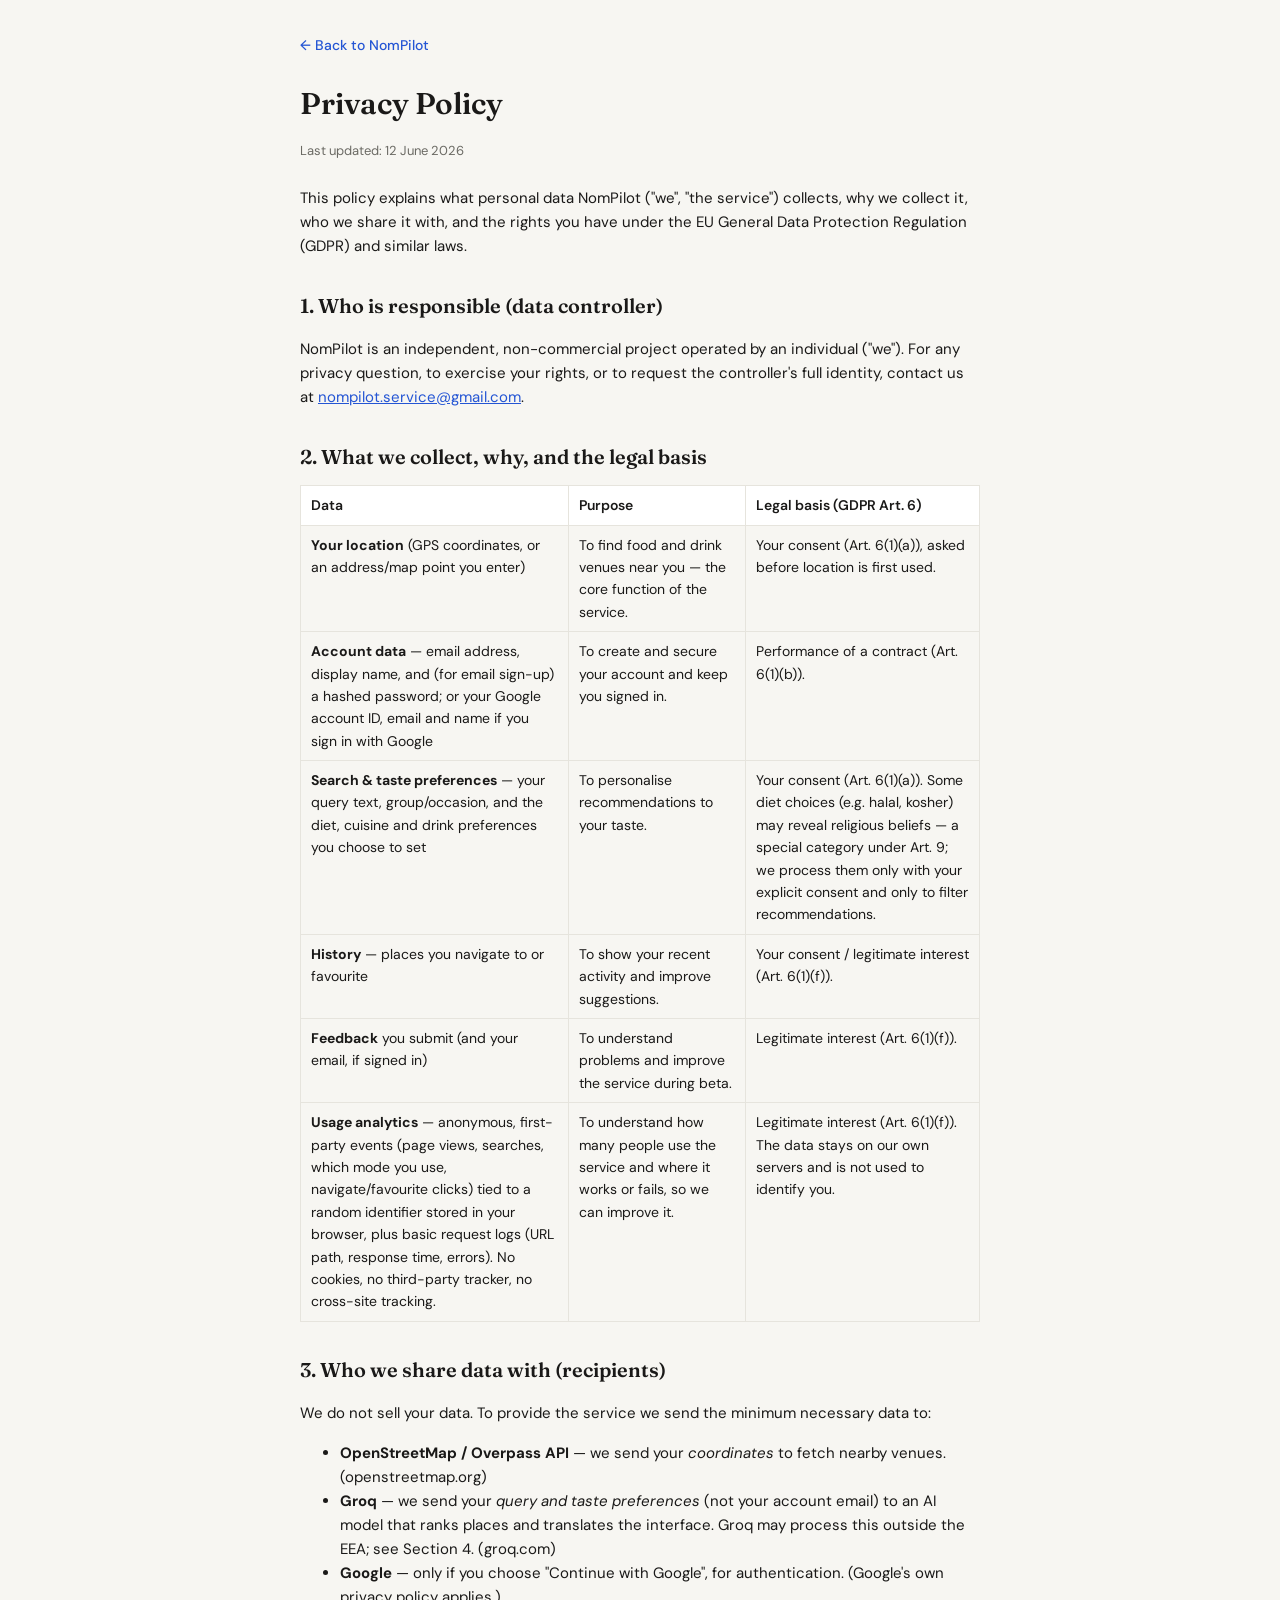
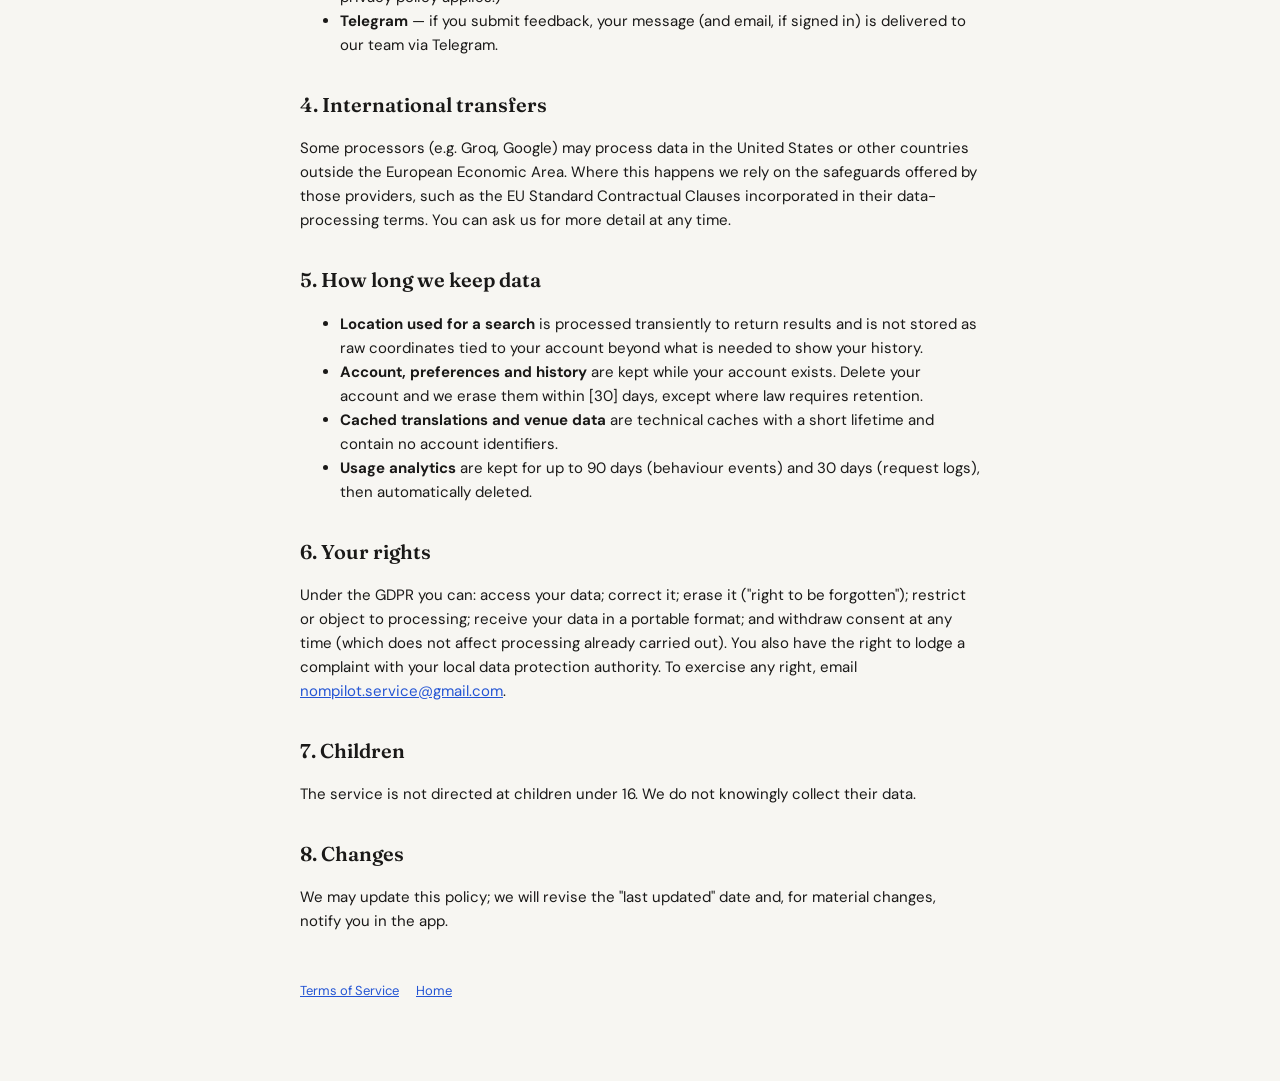
<file: static/privacy.html>
<!doctype html>
<!--
  Privacy Policy — GDPR Article 13 disclosure for NomPilot.
  Good-faith draft tailored to the app's actual data flows; NOT legal advice. The
  controller is intentionally identified only by contact email (personal project).
  Review the special-category diet data and the transfer to Groq outside the EEA
  if the project's scale or purpose changes.
-->
<html lang="en">
<head>
  <meta charset="UTF-8" />
  <meta name="viewport" content="width=device-width, initial-scale=1.0" />
  <title>Privacy Policy · NomPilot</title>
  <link rel="icon" type="image/svg+xml" href="/static/favicon.svg" />
  <link rel="preconnect" href="https://fonts.googleapis.com" />
  <link rel="preconnect" href="https://fonts.gstatic.com" crossorigin />
  <link href="https://fonts.googleapis.com/css2?family=Fraunces:ital,opsz,wght@0,9..144,300;0,9..144,600;1,9..144,400&family=DM+Sans:opsz,wght@9..40,300;9..40,400;9..40,500;9..40,600&display=swap" rel="stylesheet" />
  <style>
    :root { --bg:#f7f6f2; --surface:#fff; --accent:#2455d4; --text:#1a1918; --text-2:#6b6a64; --border:#e6e4dd; }
    * { box-sizing: border-box; }
    body { margin:0; background:var(--bg); color:var(--text); font-family:'DM Sans',sans-serif; line-height:1.6; }
    .legal-wrap { max-width:720px; margin:0 auto; padding:32px 20px 80px; }
    .legal-back { display:inline-block; margin-bottom:24px; color:var(--accent); text-decoration:none; font-size:14px; font-weight:500; }
    .legal-back:hover { text-decoration:underline; }
    h1 { font-family:'Fraunces',serif; font-weight:600; font-size:30px; margin:0 0 4px; }
    h2 { font-family:'Fraunces',serif; font-weight:600; font-size:20px; margin:32px 0 8px; }
    .legal-updated { color:var(--text-2); font-size:13px; margin-bottom:24px; }
    p, li { font-size:15px; color:var(--text); }
    a { color:var(--accent); }
    table { width:100%; border-collapse:collapse; margin:12px 0; font-size:14px; }
    th, td { text-align:left; padding:8px 10px; border:1px solid var(--border); vertical-align:top; }
    th { background:var(--surface); font-weight:600; }
    .legal-note { background:var(--surface); border:1px solid var(--border); border-radius:10px; padding:14px 16px; font-size:14px; color:var(--text-2); }
    footer { margin-top:48px; font-size:13px; color:var(--text-2); }
    footer a { margin-right:14px; }
  </style>
</head>
<body>
  <div class="legal-wrap">
    <a class="legal-back" href="/">← Back to NomPilot</a>
    <h1>Privacy Policy</h1>
    <p class="legal-updated">Last updated: 12 June 2026</p>

    <p>This policy explains what personal data NomPilot ("we", "the service") collects,
    why we collect it, who we share it with, and the rights you have under the EU General
    Data Protection Regulation (GDPR) and similar laws.</p>

    <h2>1. Who is responsible (data controller)</h2>
    <p>NomPilot is an independent, non-commercial project operated by an individual
    ("we"). For any privacy question, to exercise your rights, or to request the
    controller's full identity, contact us at
    <a href="mailto:nompilot.service@gmail.com">nompilot.service@gmail.com</a>.</p>

    <h2>2. What we collect, why, and the legal basis</h2>
    <table>
      <thead>
        <tr><th>Data</th><th>Purpose</th><th>Legal basis (GDPR Art. 6)</th></tr>
      </thead>
      <tbody>
        <tr>
          <td><strong>Your location</strong> (GPS coordinates, or an address/map point you enter)</td>
          <td>To find food and drink venues near you — the core function of the service.</td>
          <td>Your consent (Art. 6(1)(a)), asked before location is first used.</td>
        </tr>
        <tr>
          <td><strong>Account data</strong> — email address, display name, and (for email sign-up) a hashed password; or your Google account ID, email and name if you sign in with Google</td>
          <td>To create and secure your account and keep you signed in.</td>
          <td>Performance of a contract (Art. 6(1)(b)).</td>
        </tr>
        <tr>
          <td><strong>Search &amp; taste preferences</strong> — your query text, group/occasion, and the diet, cuisine and drink preferences you choose to set</td>
          <td>To personalise recommendations to your taste.</td>
          <td>Your consent (Art. 6(1)(a)). Some diet choices (e.g. halal, kosher) may reveal religious beliefs — a special category under Art. 9; we process them only with your explicit consent and only to filter recommendations.</td>
        </tr>
        <tr>
          <td><strong>History</strong> — places you navigate to or favourite</td>
          <td>To show your recent activity and improve suggestions.</td>
          <td>Your consent / legitimate interest (Art. 6(1)(f)).</td>
        </tr>
        <tr>
          <td><strong>Feedback</strong> you submit (and your email, if signed in)</td>
          <td>To understand problems and improve the service during beta.</td>
          <td>Legitimate interest (Art. 6(1)(f)).</td>
        </tr>
        <tr>
          <td><strong>Usage analytics</strong> — anonymous, first-party events (page views, searches, which mode you use, navigate/favourite clicks) tied to a random identifier stored in your browser, plus basic request logs (URL path, response time, errors). No cookies, no third-party tracker, no cross-site tracking.</td>
          <td>To understand how many people use the service and where it works or fails, so we can improve it.</td>
          <td>Legitimate interest (Art. 6(1)(f)). The data stays on our own servers and is not used to identify you.</td>
        </tr>
      </tbody>
    </table>

    <h2>3. Who we share data with (recipients)</h2>
    <p>We do not sell your data. To provide the service we send the minimum necessary data to:</p>
    <ul>
      <li><strong>OpenStreetMap / Overpass API</strong> — we send your <em>coordinates</em> to fetch nearby venues. (openstreetmap.org)</li>
      <li><strong>Groq</strong> — we send your <em>query and taste preferences</em> (not your account email) to an AI model that ranks places and translates the interface. Groq may process this outside the EEA; see Section 4. (groq.com)</li>
      <li><strong>Google</strong> — only if you choose "Continue with Google", for authentication. (Google's own privacy policy applies.)</li>
      <li><strong>Telegram</strong> — if you submit feedback, your message (and email, if signed in) is delivered to our team via Telegram.</li>
    </ul>

    <h2>4. International transfers</h2>
    <p>Some processors (e.g. Groq, Google) may process data in the United States or other
    countries outside the European Economic Area. Where this happens we rely on the
    safeguards offered by those providers, such as the EU Standard Contractual Clauses
    incorporated in their data-processing terms. You can ask us for more detail at any time.</p>

    <h2>5. How long we keep data</h2>
    <ul>
      <li><strong>Location used for a search</strong> is processed transiently to return results and is not stored as raw coordinates tied to your account beyond what is needed to show your history.</li>
      <li><strong>Account, preferences and history</strong> are kept while your account exists. Delete your account and we erase them within [30] days, except where law requires retention.</li>
      <li><strong>Cached translations and venue data</strong> are technical caches with a short lifetime and contain no account identifiers.</li>
      <li><strong>Usage analytics</strong> are kept for up to 90 days (behaviour events) and 30 days (request logs), then automatically deleted.</li>
    </ul>

    <h2>6. Your rights</h2>
    <p>Under the GDPR you can: access your data; correct it; erase it ("right to be forgotten");
    restrict or object to processing; receive your data in a portable format; and withdraw
    consent at any time (which does not affect processing already carried out). You also have
    the right to lodge a complaint with your local data protection authority. To exercise any
    right, email <a href="mailto:nompilot.service@gmail.com">nompilot.service@gmail.com</a>.</p>

    <h2>7. Children</h2>
    <p>The service is not directed at children under 16. We do not knowingly collect their data.</p>

    <h2>8. Changes</h2>
    <p>We may update this policy; we will revise the "last updated" date and, for material
    changes, notify you in the app.</p>

    <footer>
      <a href="/terms">Terms of Service</a>
      <a href="/">Home</a>
    </footer>
  </div>
</body>
</html>
</file>
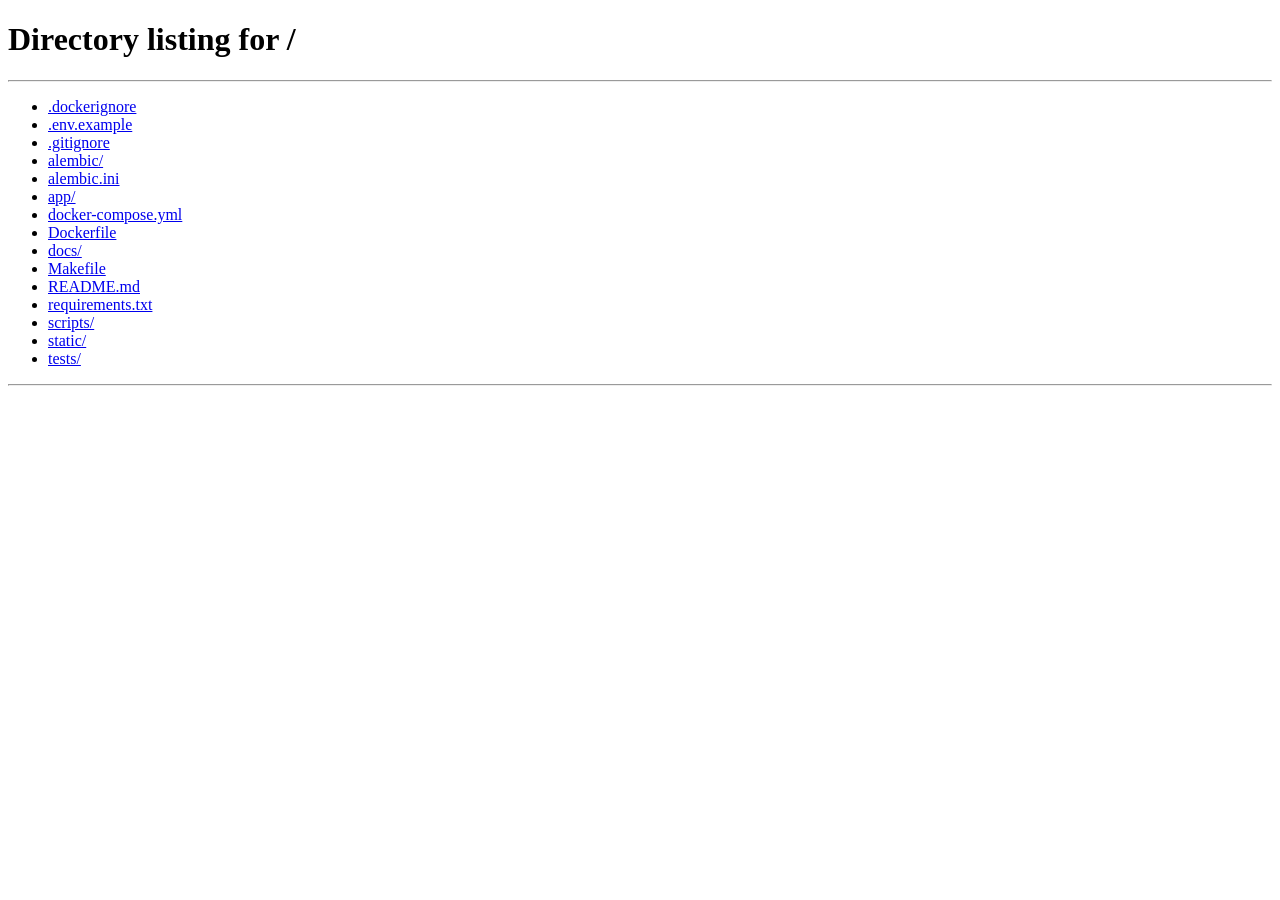
<file: static/profile_setup.html>
<!doctype html>
<html lang="en">
<head>
  <meta charset="UTF-8" />
  <meta name="viewport" content="width=device-width, initial-scale=1.0" />
  <title>NomPilot — Your taste</title>
  <link rel="icon" type="image/svg+xml" href="/static/favicon.svg" />
  <link rel="apple-touch-icon" href="/static/apple-touch-icon.png" />
  <link rel="preconnect" href="https://fonts.googleapis.com" />
  <link rel="preconnect" href="https://fonts.gstatic.com" crossorigin />
  <link href="https://fonts.googleapis.com/css2?family=Fraunces:ital,opsz,wght@0,9..144,300;0,9..144,600;1,9..144,400&family=DM+Sans:opsz,wght@9..40,300;9..40,400;9..40,500;9..40,600&family=Plus+Jakarta+Sans:wght@600;700;800&display=swap" rel="stylesheet" />
  <link rel="stylesheet" href="/static/css/main.css" />
</head>
<body class="onb-body">
  <div class="onb-card">
    <a class="brand" href="/"><img class="brand-logo" src="/static/favicon.svg" alt="" /><span class="brand-name">nom<em>pilot</em></span></a>
    <h1 class="onb-title" data-i18n="onb.title">Let's learn your taste</h1>
    <p class="onb-subtitle" data-i18n="onb.subtitle">A few quick taps so the AI picks places you'll actually love. You can change these anytime.</p>

    <div class="drawer-section">
      <div class="drawer-section-label" data-i18n="onb.diet">Any dietary needs?</div>
      <div class="drawer-chips" data-pref="diet" data-multi="1">
        <div class="drawer-chip" data-val="vegetarian" data-i18n="drawer.diet.vegetarian">Vegetarian</div>
        <div class="drawer-chip" data-val="vegan" data-i18n="drawer.diet.vegan">Vegan</div>
        <div class="drawer-chip" data-val="pescatarian" data-i18n="drawer.diet.pescatarian">Pescatarian</div>
        <div class="drawer-chip" data-val="halal" data-i18n="drawer.diet.halal">Halal</div>
        <div class="drawer-chip" data-val="kosher" data-i18n="drawer.diet.kosher">Kosher</div>
        <div class="drawer-chip" data-val="gluten_free" data-i18n="drawer.diet.glutenFree">Gluten-free</div>
        <div class="drawer-chip" data-val="lactose_free" data-i18n="drawer.diet.lactoseFree">Lactose-free</div>
      </div>
    </div>

    <div class="drawer-section">
      <div class="drawer-section-label" data-i18n="taste.spice">Spice level</div>
      <div class="drawer-chips" data-pref="spice">
        <div class="drawer-chip" data-val="none" data-i18n="taste.spice.none">Not spicy</div>
        <div class="drawer-chip" data-val="mild" data-i18n="taste.spice.mild">A little heat</div>
        <div class="drawer-chip" data-val="love" data-i18n="taste.spice.love">Love it spicy</div>
      </div>
    </div>

    <div class="drawer-section">
      <div class="drawer-section-label" data-i18n="taste.style">Dining style</div>
      <div class="drawer-chips" data-pref="adventure">
        <div class="drawer-chip" data-val="adventurous" data-i18n="taste.style.adventurous">Adventurous &amp; local</div>
        <div class="drawer-chip" data-val="balanced" data-i18n="taste.style.balanced">A bit of both</div>
        <div class="drawer-chip" data-val="familiar" data-i18n="taste.style.familiar">Familiar &amp; comfy</div>
      </div>
    </div>

    <div class="drawer-section">
      <div class="drawer-section-label" data-i18n="taste.cuisines">Favorite cuisines</div>
      <div class="drawer-chips" data-pref="cuisines_liked" data-multi="1">
        <div class="drawer-chip" data-val="italian" data-i18n="taste.cuisine.italian">Italian</div>
        <div class="drawer-chip" data-val="japanese" data-i18n="taste.cuisine.japanese">Japanese</div>
        <div class="drawer-chip" data-val="thai" data-i18n="taste.cuisine.thai">Thai</div>
        <div class="drawer-chip" data-val="chinese" data-i18n="taste.cuisine.chinese">Chinese</div>
        <div class="drawer-chip" data-val="indian" data-i18n="taste.cuisine.indian">Indian</div>
        <div class="drawer-chip" data-val="mexican" data-i18n="taste.cuisine.mexican">Mexican</div>
        <div class="drawer-chip" data-val="vietnamese" data-i18n="taste.cuisine.vietnamese">Vietnamese</div>
        <div class="drawer-chip" data-val="korean" data-i18n="taste.cuisine.korean">Korean</div>
        <div class="drawer-chip" data-val="georgian" data-i18n="taste.cuisine.georgian">Georgian</div>
        <div class="drawer-chip" data-val="mediterranean" data-i18n="taste.cuisine.mediterranean">Mediterranean</div>
        <div class="drawer-chip" data-val="middle_eastern" data-i18n="taste.cuisine.middle_eastern">Middle Eastern</div>
        <div class="drawer-chip" data-val="french" data-i18n="taste.cuisine.french">French</div>
        <div class="drawer-chip" data-val="american" data-i18n="taste.cuisine.american">American</div>
        <div class="drawer-chip" data-val="spanish" data-i18n="taste.cuisine.spanish">Spanish</div>
        <div class="drawer-chip" data-val="greek" data-i18n="taste.cuisine.greek">Greek</div>
        <div class="drawer-chip" data-val="turkish" data-i18n="taste.cuisine.turkish">Turkish</div>
        <div class="drawer-chip" data-val="seafood" data-i18n="taste.cuisine.seafood">Seafood</div>
        <div class="drawer-chip" data-val="bbq" data-i18n="taste.cuisine.bbq">BBQ &amp; grill</div>
      </div>
    </div>

    <div class="drawer-section">
      <div class="drawer-section-label" data-i18n="taste.avoid">Hard no's</div>
      <div class="drawer-chips" data-pref="avoid" data-multi="1">
        <div class="drawer-chip" data-val="no_fast_food" data-i18n="taste.avoid.no_fast_food">Fast-food chains</div>
        <div class="drawer-chip" data-val="no_seafood" data-i18n="taste.avoid.no_seafood">Seafood</div>
        <div class="drawer-chip" data-val="no_raw" data-i18n="taste.avoid.no_raw">Raw fish / sushi</div>
        <div class="drawer-chip" data-val="no_pork" data-i18n="taste.avoid.no_pork">Pork</div>
        <div class="drawer-chip" data-val="no_very_spicy" data-i18n="taste.avoid.no_very_spicy">Very spicy food</div>
        <div class="drawer-chip" data-val="no_offal" data-i18n="taste.avoid.no_offal">Offal / organ meat</div>
      </div>
    </div>

    <div class="drawer-section">
      <div class="drawer-section-label" data-i18n="taste.drinks">Drinks</div>
      <div class="drawer-chips" data-pref="drinks" data-multi="1">
        <div class="drawer-chip" data-val="wine" data-i18n="taste.drinks.wine">Wine</div>
        <div class="drawer-chip" data-val="craft_beer" data-i18n="taste.drinks.craft_beer">Craft beer</div>
        <div class="drawer-chip" data-val="cocktails" data-i18n="taste.drinks.cocktails">Cocktails</div>
        <div class="drawer-chip" data-val="specialty_coffee" data-i18n="taste.drinks.specialty_coffee">Specialty coffee</div>
        <div class="drawer-chip" data-val="no_alcohol" data-i18n="taste.drinks.no_alcohol">No alcohol</div>
      </div>
    </div>

    <div class="onb-actions">
      <button class="onb-skip" id="onbSkip" data-i18n="onb.skip">Skip for now</button>
      <button class="onb-save" id="onbSave" data-i18n="onb.save">Save &amp; start →</button>
    </div>
  </div>

  <script type="module" src="/static/js/onboarding.js"></script>
</body>
</html>
</file>
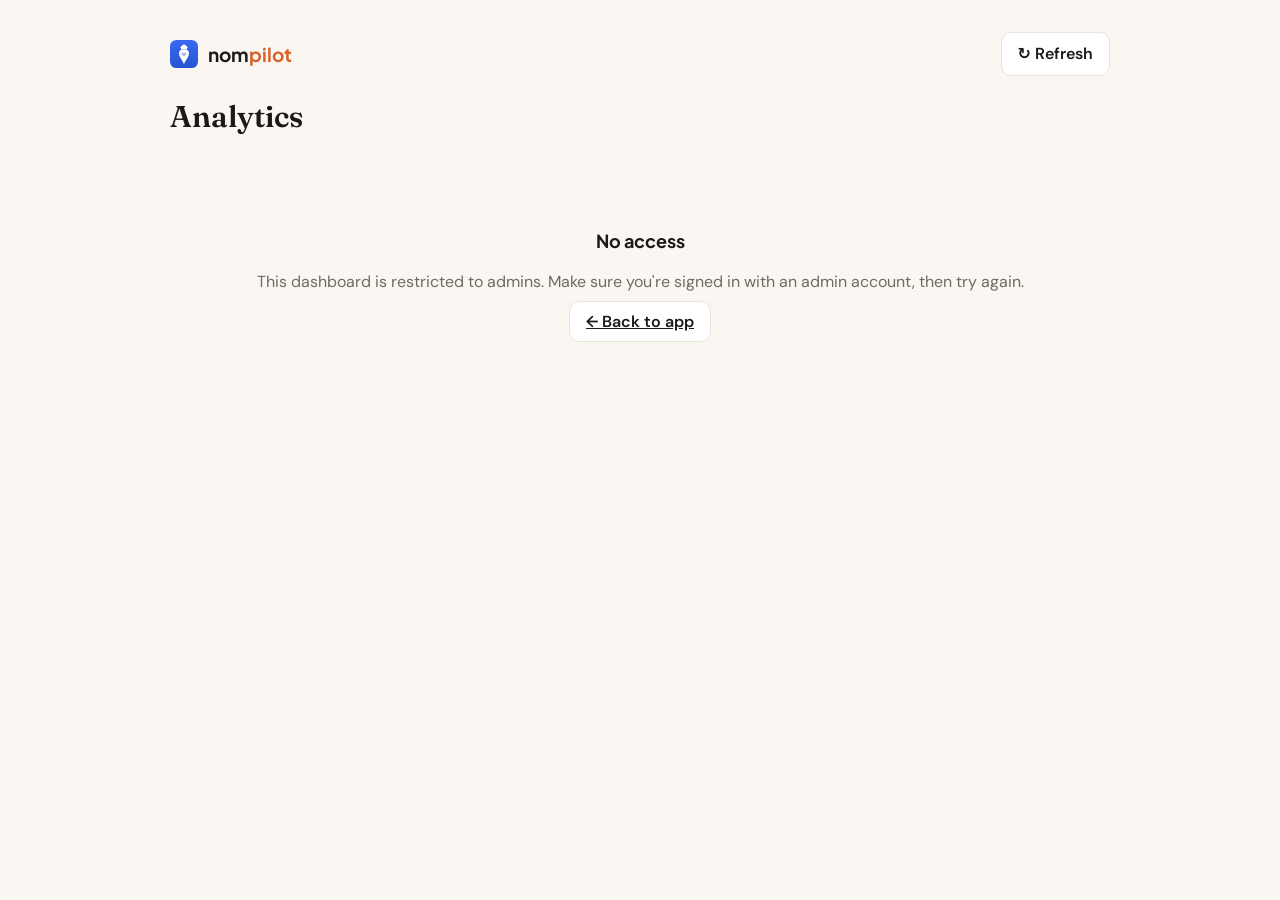
<file: static/stats.html>
<!doctype html>
<html lang="en">
<head>
  <meta charset="UTF-8" />
  <meta name="viewport" content="width=device-width, initial-scale=1.0" />
  <meta name="robots" content="noindex, nofollow" />
  <title>NomPilot — Analytics</title>
  <link rel="icon" type="image/svg+xml" href="/static/favicon.svg" />
  <link rel="preconnect" href="https://fonts.googleapis.com" />
  <link rel="preconnect" href="https://fonts.gstatic.com" crossorigin />
  <link href="https://fonts.googleapis.com/css2?family=Fraunces:ital,opsz,wght@0,9..144,300;0,9..144,600&family=DM+Sans:opsz,wght@9..40,300;9..40,400;9..40,500;9..40,600&family=Plus+Jakarta+Sans:wght@600;700&display=swap" rel="stylesheet" />
  <style>
    :root {
      --bg: #faf7f2; --surface: #fff; --ink: #1c1a17; --muted: #6f6a62;
      --line: #e8e2d8; --accent: #d9622b; --accent-soft: #f7e6da;
    }
    * { box-sizing: border-box; }
    body {
      margin: 0; background: var(--bg); color: var(--ink);
      font-family: 'DM Sans', system-ui, sans-serif; line-height: 1.5;
    }
    .wrap { max-width: 980px; margin: 0 auto; padding: 32px 20px 64px; }
    header.top {
      display: flex; align-items: center; justify-content: space-between;
      gap: 16px; flex-wrap: wrap; margin-bottom: 8px;
    }
    .brand { display: flex; align-items: center; gap: 10px; text-decoration: none; color: var(--ink); }
    .brand img { width: 28px; height: 28px; }
    .brand-name { font-family: 'Plus Jakarta Sans', sans-serif; font-weight: 700; font-size: 19px; }
    .brand-name em { color: var(--accent); font-style: normal; }
    h1.page-title {
      font-family: 'Fraunces', serif; font-weight: 600; font-size: 30px;
      margin: 18px 0 4px;
    }
    .generated { color: var(--muted); font-size: 13px; margin-bottom: 24px; }
    .btn {
      border: 1px solid var(--line); background: var(--surface); color: var(--ink);
      border-radius: 10px; padding: 9px 16px; font: inherit; font-weight: 600;
      cursor: pointer; transition: border-color .15s, background .15s;
    }
    .btn:hover { border-color: var(--accent); background: var(--accent-soft); }
    section { margin-top: 32px; }
    h2 {
      font-family: 'Plus Jakarta Sans', sans-serif; font-size: 13px;
      text-transform: uppercase; letter-spacing: .08em; color: var(--muted);
      margin: 0 0 12px;
    }
    .grid { display: grid; grid-template-columns: repeat(auto-fit, minmax(150px, 1fr)); gap: 14px; }
    .card {
      background: var(--surface); border: 1px solid var(--line); border-radius: 14px;
      padding: 18px 20px;
    }
    .card-value { font-family: 'Fraunces', serif; font-size: 30px; font-weight: 600; line-height: 1.1; }
    .card-label { color: var(--muted); font-size: 13px; margin-top: 4px; }
    .card-sub { color: var(--accent); font-size: 12px; margin-top: 6px; font-weight: 600; }
    .panel { background: var(--surface); border: 1px solid var(--line); border-radius: 14px; padding: 20px; }
    .funnel-row { display: grid; grid-template-columns: 120px 1fr 64px; align-items: center; gap: 14px; margin-bottom: 10px; }
    .funnel-label { font-size: 14px; }
    .funnel-count { text-align: right; font-weight: 600; font-variant-numeric: tabular-nums; }
    .bar { background: var(--accent-soft); border-radius: 6px; height: 14px; overflow: hidden; }
    .bar-fill { background: var(--accent); height: 100%; border-radius: 6px; min-width: 2px; transition: width .3s; }
    .conv { margin-top: 14px; color: var(--muted); font-size: 13px; }
    .pills { display: flex; flex-wrap: wrap; gap: 10px; }
    .pill {
      display: inline-flex; align-items: center; gap: 8px; background: var(--surface);
      border: 1px solid var(--line); border-radius: 999px; padding: 7px 14px;
    }
    .pill-key { text-transform: capitalize; }
    .pill-val { font-weight: 700; color: var(--accent); font-variant-numeric: tabular-nums; }
    table { width: 100%; border-collapse: collapse; }
    th, td { text-align: left; padding: 10px 12px; border-bottom: 1px solid var(--line); font-size: 14px; }
    th { color: var(--muted); font-weight: 600; font-size: 12px; text-transform: uppercase; letter-spacing: .05em; }
    td.right, th.right { text-align: right; font-variant-numeric: tabular-nums; }
    tr:last-child td { border-bottom: none; }
    .muted { color: var(--muted); }
    .state { text-align: center; padding: 64px 20px; color: var(--muted); }
    .state h2 { color: var(--ink); font-size: 18px; text-transform: none; letter-spacing: 0; }
    .state .btn { margin-top: 18px; }
  </style>
</head>
<body>
  <div class="wrap">
    <header class="top">
      <a class="brand" href="/"><img src="/static/favicon.svg" alt="" /><span class="brand-name">nom<em>pilot</em></span></a>
      <button id="refreshBtn" class="btn" type="button">↻ Refresh</button>
    </header>

    <h1 class="page-title">Analytics</h1>
    <div id="generatedAt" class="generated"></div>

    <div id="loadingState" class="state">Loading…</div>

    <div id="errorState" class="state" style="display:none">
      <h2>No access</h2>
      <p>This dashboard is restricted to admins. Make sure you're signed in with an
         admin account, then try again.</p>
      <a class="btn" href="/">← Back to app</a>
    </div>

    <div id="dashboard" style="display:none">
      <section>
        <h2>Audience</h2>
        <div id="audience" class="grid"></div>
      </section>

      <section>
        <h2>Funnel · last 7 days</h2>
        <div class="panel">
          <div id="funnel"></div>
          <div id="funnelConv" class="conv"></div>
        </div>
      </section>

      <section>
        <h2>Searches by mode · last 7 days</h2>
        <div id="modes" class="pills"></div>
      </section>

      <section>
        <h2>Ops · last 24 hours</h2>
        <div id="ops" class="grid"></div>
      </section>

      <section>
        <h2>Busiest endpoints · last 24 hours</h2>
        <div class="panel">
          <table>
            <thead>
              <tr><th>Path</th><th class="right">Requests</th><th class="right">p95</th></tr>
            </thead>
            <tbody id="endpointsBody"></tbody>
          </table>
        </div>
      </section>
    </div>
  </div>

  <script type="module" src="/static/js/stats.js"></script>
</body>
</html>
</file>
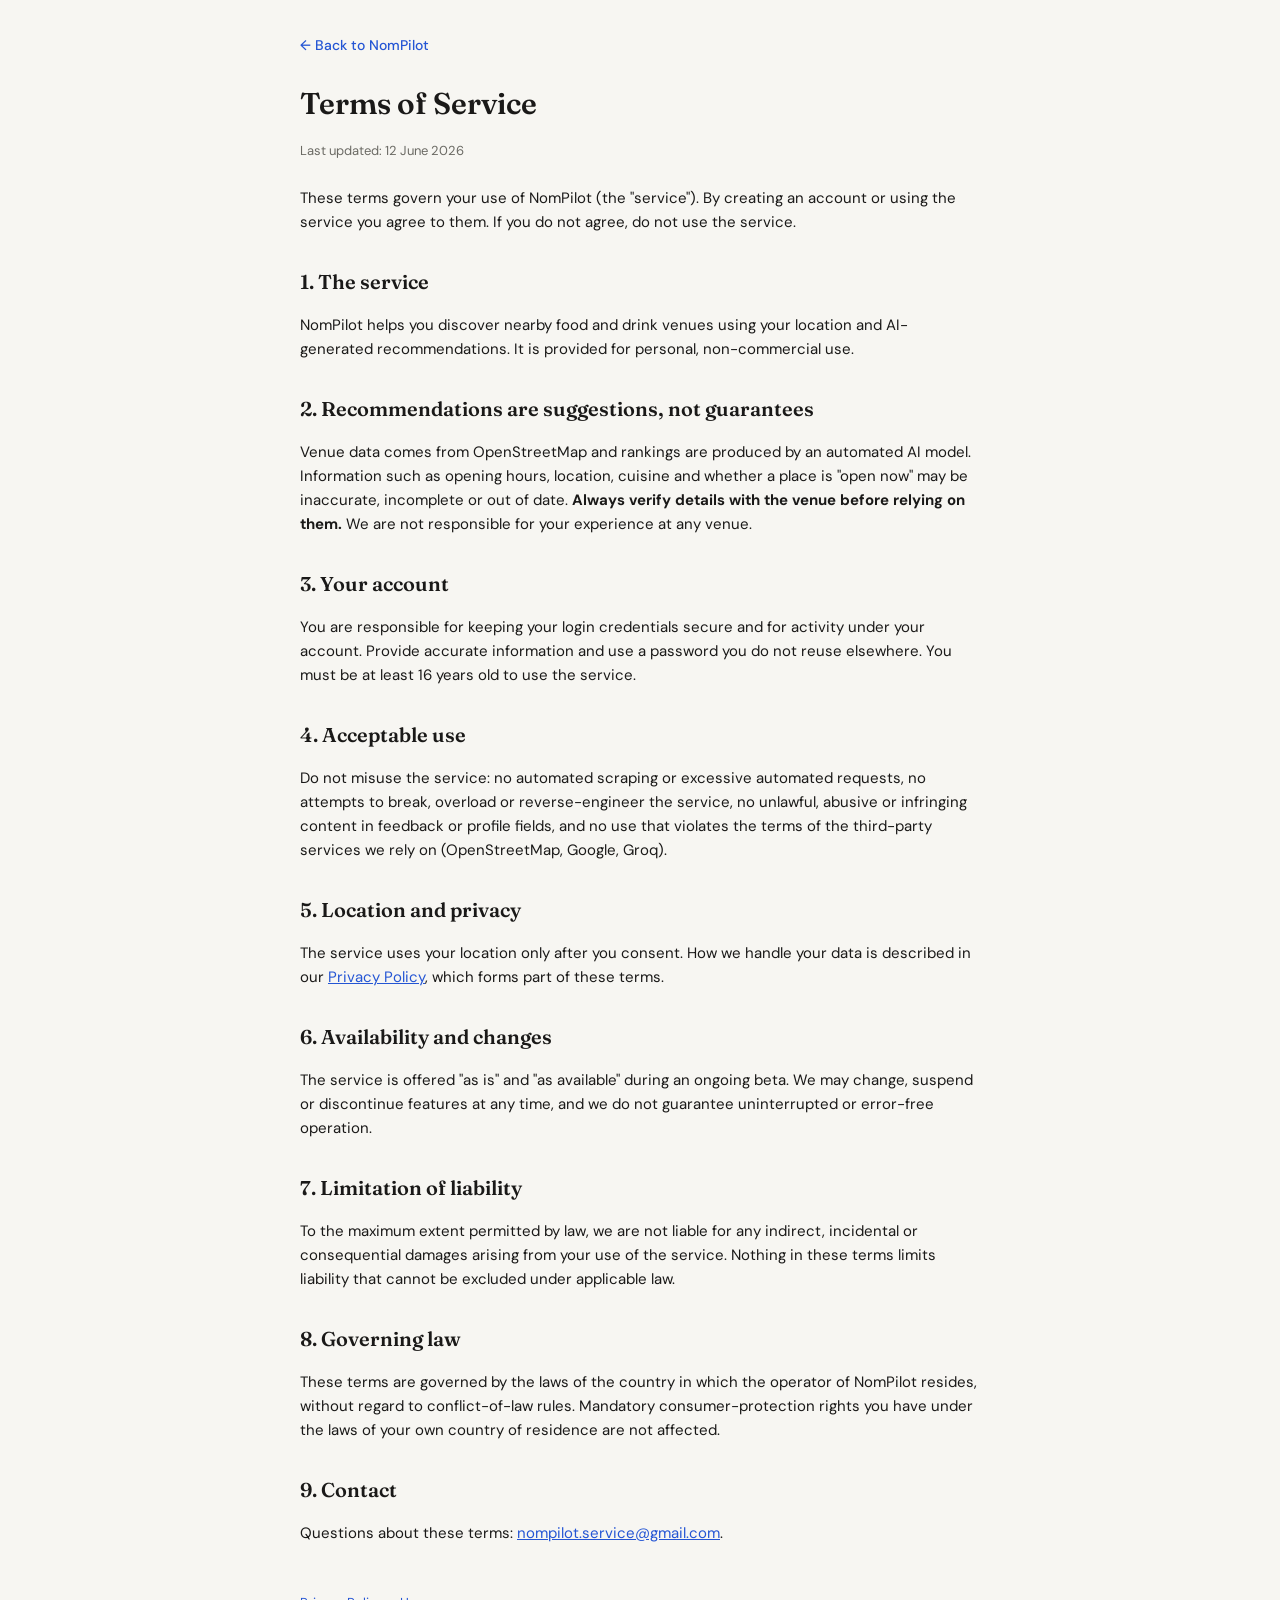
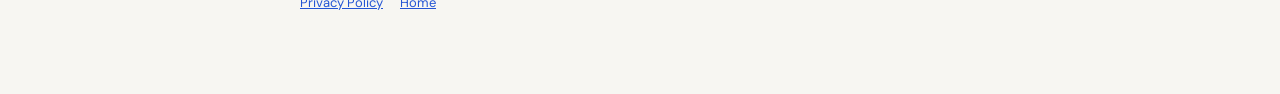
<file: static/terms.html>
<!doctype html>
<!--
  Terms of Service — good-faith draft for a personal, non-commercial project.
  NOT legal advice. Contact: nompilot.service@gmail.com.
-->
<html lang="en">
<head>
  <meta charset="UTF-8" />
  <meta name="viewport" content="width=device-width, initial-scale=1.0" />
  <title>Terms of Service · NomPilot</title>
  <link rel="icon" type="image/svg+xml" href="/static/favicon.svg" />
  <link rel="preconnect" href="https://fonts.googleapis.com" />
  <link rel="preconnect" href="https://fonts.gstatic.com" crossorigin />
  <link href="https://fonts.googleapis.com/css2?family=Fraunces:ital,opsz,wght@0,9..144,300;0,9..144,600;1,9..144,400&family=DM+Sans:opsz,wght@9..40,300;9..40,400;9..40,500;9..40,600&display=swap" rel="stylesheet" />
  <style>
    :root { --bg:#f7f6f2; --surface:#fff; --accent:#2455d4; --text:#1a1918; --text-2:#6b6a64; --border:#e6e4dd; }
    * { box-sizing: border-box; }
    body { margin:0; background:var(--bg); color:var(--text); font-family:'DM Sans',sans-serif; line-height:1.6; }
    .legal-wrap { max-width:720px; margin:0 auto; padding:32px 20px 80px; }
    .legal-back { display:inline-block; margin-bottom:24px; color:var(--accent); text-decoration:none; font-size:14px; font-weight:500; }
    .legal-back:hover { text-decoration:underline; }
    h1 { font-family:'Fraunces',serif; font-weight:600; font-size:30px; margin:0 0 4px; }
    h2 { font-family:'Fraunces',serif; font-weight:600; font-size:20px; margin:32px 0 8px; }
    .legal-updated { color:var(--text-2); font-size:13px; margin-bottom:24px; }
    p, li { font-size:15px; color:var(--text); }
    a { color:var(--accent); }
    footer { margin-top:48px; font-size:13px; color:var(--text-2); }
    footer a { margin-right:14px; }
  </style>
</head>
<body>
  <div class="legal-wrap">
    <a class="legal-back" href="/">← Back to NomPilot</a>
    <h1>Terms of Service</h1>
    <p class="legal-updated">Last updated: 12 June 2026</p>

    <p>These terms govern your use of NomPilot (the "service"). By creating an account
    or using the service you agree to them. If you do not agree, do not use the service.</p>

    <h2>1. The service</h2>
    <p>NomPilot helps you discover nearby food and drink venues using your location and
    AI-generated recommendations. It is provided for personal, non-commercial use.</p>

    <h2>2. Recommendations are suggestions, not guarantees</h2>
    <p>Venue data comes from OpenStreetMap and rankings are produced by an automated AI model.
    Information such as opening hours, location, cuisine and whether a place is "open now" may
    be inaccurate, incomplete or out of date. <strong>Always verify details with the venue
    before relying on them.</strong> We are not responsible for your experience at any venue.</p>

    <h2>3. Your account</h2>
    <p>You are responsible for keeping your login credentials secure and for activity under your
    account. Provide accurate information and use a password you do not reuse elsewhere. You must
    be at least 16 years old to use the service.</p>

    <h2>4. Acceptable use</h2>
    <p>Do not misuse the service: no automated scraping or excessive automated requests, no
    attempts to break, overload or reverse-engineer the service, no unlawful, abusive or
    infringing content in feedback or profile fields, and no use that violates the terms of the
    third-party services we rely on (OpenStreetMap, Google, Groq).</p>

    <h2>5. Location and privacy</h2>
    <p>The service uses your location only after you consent. How we handle your data is described
    in our <a href="/privacy">Privacy Policy</a>, which forms part of these terms.</p>

    <h2>6. Availability and changes</h2>
    <p>The service is offered "as is" and "as available" during an ongoing beta. We may change,
    suspend or discontinue features at any time, and we do not guarantee uninterrupted or
    error-free operation.</p>

    <h2>7. Limitation of liability</h2>
    <p>To the maximum extent permitted by law, we are not liable for any indirect, incidental or
    consequential damages arising from your use of the service. Nothing in these terms limits
    liability that cannot be excluded under applicable law.</p>

    <h2>8. Governing law</h2>
    <p>These terms are governed by the laws of the country in which the operator of NomPilot
    resides, without regard to conflict-of-law rules. Mandatory consumer-protection rights you
    have under the laws of your own country of residence are not affected.</p>

    <h2>9. Contact</h2>
    <p>Questions about these terms: <a href="mailto:nompilot.service@gmail.com">nompilot.service@gmail.com</a>.</p>

    <footer>
      <a href="/privacy">Privacy Policy</a>
      <a href="/">Home</a>
    </footer>
  </div>
</body>
</html>
</file>
<file: static/css/main.css>
*, *::before, *::after { box-sizing: border-box; margin: 0; padding: 0; }

:root {
  --bg:           #f7f6f2;
  --surface:      #ffffff;
  --accent:       #2455d4;
  --accent-muted: #e8effd;
  --text:         #1a1918;
  --text-2:       #6b6a64;
  --text-3:       #aeada7;
  --border:       #e6e3db;
  --shadow-sm:    0 1px 4px rgba(0,0,0,0.06);
  --shadow-md:    0 4px 20px rgba(0,0,0,0.09);
  --r:            12px;
  --max-w:        680px;
}

body {
  font-family: 'DM Sans', sans-serif;
  background: var(--bg);
  color: var(--text);
  min-height: 100dvh;
  display: flex;
  flex-direction: column;
}

/* ── Header ── */
header {
  position: sticky;
  top: 0;
  z-index: 200;
  background: var(--surface);
  border-bottom: 1px solid var(--border);
  height: 56px;
  display: flex;
  align-items: center;
  padding: 0 20px;
  gap: 12px;
  flex-shrink: 0;
}

.brand {
  display: inline-flex;
  align-items: center;
  gap: 9px;
  font-family: 'Plus Jakarta Sans', sans-serif;
  font-style: normal;
  font-weight: 700;
  font-size: 20px;
  letter-spacing: -0.02em;
  color: var(--text);
  text-decoration: none;
  flex-shrink: 0;
}
.brand em { color: var(--accent); font-style: normal; }
.brand-logo { width: 28px; height: 28px; display: block; flex-shrink: 0; }

.header-tabs {
  display: none;
  flex: 1;
  justify-content: center;
  gap: 2px;
}
@media (min-width: 600px) { .header-tabs { display: flex; } }

.htab {
  padding: 6px 14px;
  font-family: 'DM Sans', sans-serif;
  font-size: 13px;
  font-weight: 500;
  color: var(--text-3);
  background: none;
  border: none;
  border-radius: 8px;
  cursor: pointer;
  transition: color 0.15s, background 0.15s;
}
.htab:hover { color: var(--text-2); background: var(--bg); }
.htab.active { color: var(--accent); background: var(--accent-muted); }

.header-right {
  margin-left: auto;
  display: flex;
  align-items: center;
  gap: 8px;
  flex-shrink: 0;
}

.avatar-btn {
  width: 32px; height: 32px; border-radius: 50%;
  background: var(--accent); color: #fff;
  font-size: 13px; font-weight: 600; border: none;
  cursor: pointer; font-family: inherit;
  display: flex; align-items: center; justify-content: center;
  transition: opacity 0.15s; flex-shrink: 0;
}
.avatar-btn:hover { opacity: 0.85; }

.avatar-dropdown {
  position: absolute; top: calc(100% + 8px); right: 0;
  background: var(--surface); border: 1px solid var(--border);
  border-radius: 10px; box-shadow: var(--shadow-md);
  min-width: 140px; overflow: hidden; z-index: 300;
}
.avatar-dd-item {
  display: block; width: 100%; padding: 10px 14px;
  text-align: left; font-size: 13px; font-family: inherit;
  color: var(--text); background: none; border: none;
  cursor: pointer; transition: background 0.15s;
}
.avatar-dd-item:hover { background: var(--bg); }
.avatar-dd-item.danger { color: #ef4444; }

.lang-btn {
  display: flex; align-items: center; gap: 4px;
  font-size: 13px; font-weight: 500; font-family: inherit;
  padding: 6px 8px; border-radius: 8px;
  background: none; color: var(--text-2);
  border: none; cursor: pointer;
  transition: color 0.15s, background 0.15s; flex-shrink: 0;
}
.lang-btn:hover { color: var(--text); background: var(--bg); }
.lang-btn #langCurrent { text-transform: uppercase; }

.lang-dropdown {
  position: absolute; top: calc(100% + 8px); right: 0;
  background: var(--surface); border: 1px solid var(--border);
  border-radius: 10px; box-shadow: var(--shadow-md);
  min-width: 150px; max-height: 280px; overflow-y: auto; z-index: 300;
}
.lang-dd-item {
  display: block; width: 100%; padding: 10px 14px;
  text-align: left; font-size: 13px; font-family: inherit;
  color: var(--text); background: none; border: none;
  cursor: pointer; transition: background 0.15s;
}
.lang-dd-item:hover { background: var(--bg); }
.lang-dd-item.active { font-weight: 600; color: var(--accent); }

.auth-btn {
  font-size: 13px;
  padding: 6px 14px;
  border-radius: 8px;
  background: var(--accent);
  color: #fff;
  text-decoration: none;
  font-weight: 500;
  border: none;
  cursor: pointer;
  font-family: 'DM Sans', sans-serif;
  transition: opacity 0.15s;
  white-space: nowrap;
}
.auth-btn:hover { opacity: 0.88; }
.auth-btn.signed-in {
  background: var(--bg);
  color: var(--text-2);
  border: 1px solid var(--border);
}
.auth-btn.signed-in:hover { border-color: #c8c5bd; color: var(--text); }

/* ── Mobile tabs ── */
.mode-tabs {
  background: var(--surface);
  border-bottom: 1px solid var(--border);
  display: flex;
  padding: 0 4px;
  overflow-x: auto;
  scrollbar-width: none;
  flex-shrink: 0;
}
.mode-tabs::-webkit-scrollbar { display: none; }
@media (min-width: 600px) { .mode-tabs { display: none; } }

.mode-tab {
  padding: 10px 16px;
  font-family: 'DM Sans', sans-serif;
  font-size: 13px;
  font-weight: 500;
  color: var(--text-3);
  background: none;
  border: none;
  border-bottom: 2px solid transparent;
  cursor: pointer;
  white-space: nowrap;
  margin-bottom: -1px;
  transition: color 0.15s, border-color 0.15s;
}
.mode-tab:hover { color: var(--text-2); }
.mode-tab.active { color: var(--accent); border-bottom-color: var(--accent); }

/* ── Content ── */
.content {
  flex: 1;
  width: 100%;
  max-width: var(--max-w);
  margin: 0 auto;
  padding: 0 16px;
  display: flex;
  flex-direction: column;
}

/* ── Mode panels ── */
.mode-panel { display: none; }
.mode-panel.active { display: block; }

/* Autopilot */
#panel-autopilot { padding: 28px 0 20px; }
#panel-autopilot.active {
  display: flex;
  flex-direction: column;
  align-items: center;
  gap: 12px;
  text-align: center;
}

.autopilot-label {
  font-size: 13px;
  color: var(--text-3);
  font-style: italic;
}

#autopilotBtn {
  width: 100%;
  max-width: 420px;
  padding: 18px 32px;
  background: var(--accent);
  color: #fff;
  font-family: 'Fraunces', serif;
  font-size: 20px;
  font-weight: 300;
  font-style: italic;
  border: none;
  border-radius: 14px;
  cursor: pointer;
  letter-spacing: -0.2px;
  box-shadow: 0 4px 24px rgba(36,85,212,0.26);
  transition: opacity 0.15s, transform 0.12s, box-shadow 0.15s;
}
#autopilotBtn:hover:not(:disabled) {
  opacity: 0.92;
  transform: translateY(-1px);
  box-shadow: 0 7px 30px rgba(36,85,212,0.34);
}
#autopilotBtn:active:not(:disabled) { transform: scale(0.98); }
#autopilotBtn:disabled { opacity: 0.4; cursor: default; box-shadow: none; }

.slider-row { display: flex; align-items: center; gap: 10px; margin-top: 10px; }
.slider-label { font-size: 12px; color: var(--text-2); white-space: nowrap; }
#planRadiusSlider { flex: 1; accent-color: var(--accent); cursor: pointer; }
#planRadiusVal { font-size: 12px; font-weight: 600; color: var(--accent); min-width: 42px; text-align: right; }

/* Plan */
#panel-plan { padding: 20px 0 16px; }
.plan-inner { display: flex; flex-direction: column; gap: 14px; }
.plan-row { display: flex; flex-direction: column; gap: 6px; }
.plan-label {
  font-size: 10px; font-weight: 600;
  color: var(--text-3);
  letter-spacing: 0.7px; text-transform: uppercase;
}
.plan-chips { display: flex; gap: 6px; flex-wrap: wrap; }
.plan-chip {
  padding: 5px 12px;
  font-size: 12px; font-weight: 500;
  border: 1.5px solid var(--border);
  border-radius: 20px;
  background: var(--surface);
  color: var(--text-2);
  cursor: pointer;
  user-select: none;
  font-family: 'DM Sans', sans-serif;
  transition: all 0.15s;
}
.plan-chip:hover { border-color: var(--accent); color: var(--accent); }
.plan-chip.active { background: var(--accent-muted); border-color: var(--accent); color: var(--accent); }

.plan-text-input {
  padding: 8px 12px;
  border-radius: 8px;
  border: 1.5px solid var(--border);
  background: var(--surface);
  color: var(--text);
  font-size: 13px;
  width: 100%;
  outline: none;
  font-family: inherit;
  transition: border-color 0.15s;
}
.plan-text-input:focus { border-color: var(--accent); }
.plan-text-input::placeholder { color: var(--text-3); }

#planBtn {
  width: 100%;
  padding: 11px;
  background: var(--accent);
  color: #fff;
  /* Match the Autopilot ("Decide for me") button's typeface for a consistent look. */
  font-family: 'Fraunces', serif;
  font-size: 20px; font-weight: 300; font-style: italic;
  letter-spacing: -0.2px;
  border: none;
  border-radius: 10px;
  cursor: pointer;
  transition: opacity 0.15s;
}
#planBtn:hover:not(:disabled) { opacity: 0.88; }
#planBtn:disabled { opacity: 0.42; cursor: default; }

/* Plan location picker */
.plan-loc-row { display: flex; gap: 6px; align-items: center; }
.plan-loc-input-wrap { display: none; gap: 6px; margin-top: 6px; }
.plan-loc-input-wrap.visible { display: flex; }
.plan-loc-hint {
  font-size: 11px; color: var(--accent); margin-top: 4px;
  display: none; align-items: center; gap: 4px;
}
.plan-loc-hint.visible { display: flex; }
.plan-loc-hint .loc-dot {
  width: 8px; height: 8px; border-radius: 50%;
  background: var(--accent); flex-shrink: 0;
  animation: pulse 1.4s ease-in-out infinite;
}
@keyframes pulse { 0%,100%{opacity:1;transform:scale(1)} 50%{opacity:0.5;transform:scale(1.3)} }

/* Address autocomplete */
.addr-suggestions {
  display: none;
  position: absolute; top: calc(100% + 4px); left: 0; right: 0;
  background: var(--surface); border: 1px solid var(--border);
  border-radius: 8px; box-shadow: var(--shadow-md);
  z-index: 100; overflow: hidden;
}
.addr-suggestion {
  padding: 9px 12px; cursor: pointer;
  border-bottom: 1px solid var(--border);
  transition: background 0.1s;
}
.addr-suggestion:last-child { border-bottom: none; }
.addr-suggestion:hover { background: var(--bg); }
.addr-suggestion-name { font-size: 13px; font-weight: 500; color: var(--text); }
.addr-suggestion-detail { font-size: 11px; color: var(--text-3); margin-top: 1px; }

/* Profile toggle */
.pref-toggle-row {
  display: none;
  align-items: center;
  padding: 10px 0 4px;
  border-top: 1px solid var(--border);
  margin-top: 4px;
}
.pref-toggle-row.visible { display: flex; }
.pref-toggle-label {
  display: flex; align-items: center; justify-content: space-between;
  width: 100%; font-size: 12px; color: var(--text-2);
  cursor: pointer; user-select: none; gap: 10px;
}
.toggle-sw { position: relative; width: 34px; height: 19px; flex-shrink: 0; }
.toggle-sw input { opacity: 0; width: 0; height: 0; position: absolute; }
.toggle-track {
  position: absolute; inset: 0;
  background: var(--border); border-radius: 20px; transition: background 0.2s;
}
.toggle-track::before {
  content: ''; position: absolute;
  width: 13px; height: 13px; left: 3px; top: 3px;
  background: #fff; border-radius: 50%;
  transition: transform 0.2s; box-shadow: 0 1px 3px rgba(0,0,0,0.2);
}
.toggle-sw input:checked + .toggle-track { background: var(--accent); }
.toggle-sw input:checked + .toggle-track::before { transform: translateX(15px); }

/* ── Status ── */
#statusBar {
  display: flex; align-items: center; gap: 8px;
  padding: 10px 0 6px; min-height: 34px;
}
.dot { width: 6px; height: 6px; border-radius: 50%; background: var(--border); flex-shrink: 0; transition: background 0.3s; }
.dot.loading { background: var(--accent); animation: blink 1.1s infinite; }
.dot.done    { background: #22c55e; }
.dot.error   { background: #ef4444; }
.dot.warn    { background: #f59e0b; }
@keyframes blink { 0%,100% { opacity: 1; } 50% { opacity: 0.25; } }
#statusText { font-size: 12px; color: var(--text-3); }

/* ── Results ── */
.plan-notice {
  grid-column: 1 / -1;
  display: block;
  padding: 11px 14px;
  margin-bottom: 4px;
  font-size: 13px;
  line-height: 1.45;
  color: var(--text-2, #c9cdd6);
  background: rgba(245, 158, 11, 0.10);
  border: 1px solid rgba(245, 158, 11, 0.35);
  border-left: 3px solid #f59e0b;
  border-radius: 8px;
}
#results { padding-bottom: 32px; }
@keyframes fadeUp { from { opacity: 0; transform: translateY(8px); } to { opacity: 1; transform: none; } }

.cards-list { display: flex; flex-direction: column; gap: 8px; }

.card {
  background: var(--surface);
  border: 1px solid var(--border);
  border-radius: var(--r);
  padding: 14px 16px 14px 20px;
  cursor: pointer;
  transition: box-shadow 0.2s, border-color 0.2s;
  animation: fadeUp 0.25s ease both;
  position: relative;
  overflow: hidden;
}
.card::before {
  content: '';
  position: absolute; left: 0; top: 14px; bottom: 14px;
  width: 3px; background: var(--accent);
  border-radius: 0 2px 2px 0;
  opacity: 0; transition: opacity 0.2s;
}
.card:hover { border-color: #d0cdc5; box-shadow: var(--shadow-md); }
.card:hover::before { opacity: 0.45; }
.card.top::before { opacity: 1; }
.card.top { border-color: rgba(36,85,212,0.22); }

.card-head { display: flex; align-items: flex-start; gap: 8px; margin-bottom: 4px; }
.rank-badge {
  flex-shrink: 0; width: 20px; height: 20px; border-radius: 50%;
  font-size: 10px; font-weight: 700;
  display: flex; align-items: center; justify-content: center; margin-top: 1px;
}
.card.top .rank-badge  { background: var(--accent); color: #fff; }
.card:not(.top) .rank-badge { background: var(--bg); color: var(--text-2); }
.card-name { flex: 1; font-family: 'Fraunces', serif; font-weight: 600; font-size: 15px; line-height: 1.25; }
.score-pill {
  flex-shrink: 0; font-size: 11px; font-weight: 600; color: var(--accent);
  background: var(--accent-muted); padding: 2px 7px; border-radius: 20px;
  opacity: 0; transform: scale(0.8); transition: opacity 0.3s, transform 0.3s;
}
.score-pill.show { opacity: 1; transform: scale(1); }
.card-meta { font-size: 12px; color: var(--text-2); margin-bottom: 6px; }
.card-reason { font-size: 13px; color: var(--text-2); line-height: 1.5; min-height: 32px; }
.card-nav {
  display: inline-flex; align-items: center; gap: 3px;
  margin-top: 10px; color: var(--accent); font-size: 12px; font-weight: 500; text-decoration: none;
}
.card-nav:hover { text-decoration: underline; }

.skel {
  border-radius: 4px; height: 11px;
  background: linear-gradient(90deg, #edecea 25%, #e4e2da 50%, #edecea 75%);
  background-size: 200% 100%; animation: shimmer 1.5s infinite; margin-bottom: 5px;
}
@keyframes shimmer { 0% { background-position: 200% 0; } 100% { background-position: -200% 0; } }
.skel.short { width: 55%; margin-bottom: 0; }

/* Feedback widget */
.feedback-wrap { margin-top: 6px; }
.feedback-toggle {
  font-size: 11px; color: var(--text-3); background: none; border: none;
  cursor: pointer; padding: 0; font-family: 'DM Sans', sans-serif; transition: color 0.15s;
}
.feedback-toggle:hover { color: var(--text-2); }
.feedback-body {
  display: none; margin-top: 6px; gap: 6px; flex-direction: column;
}
.feedback-wrap.open .feedback-body { display: flex; }
.feedback-input {
  width: 100%; padding: 7px 10px; font-family: 'DM Sans', sans-serif; font-size: 13px;
  color: var(--text); background: var(--bg); border: 1px solid var(--border);
  border-radius: 6px; resize: none; outline: none; transition: border-color 0.15s;
}
.feedback-input:focus { border-color: var(--accent); }
.feedback-send {
  align-self: flex-end; padding: 5px 14px; font-size: 12px; font-family: 'DM Sans', sans-serif;
  font-weight: 500; color: var(--surface); background: var(--accent); border: none;
  border-radius: 6px; cursor: pointer; transition: opacity 0.15s;
}
.feedback-send:hover { opacity: 0.85; }
.feedback-send:disabled { opacity: 0.5; cursor: default; }
.feedback-thanks {
  font-size: 12px; color: var(--text-2); font-family: 'DM Sans', sans-serif;
}

/* Rec card */
.rec-card {
  background: var(--surface);
  border: 1.5px solid var(--accent);
  border-radius: 16px; padding: 20px;
  box-shadow: 0 4px 24px rgba(36,85,212,0.10);
  animation: fadeUp 0.3s ease both;
}
.rec-card.swapping { opacity: 0; transform: translateY(6px); transition: opacity 0.18s, transform 0.18s; }
.rec-badge {
  display: inline-block;
  font-size: 10px; font-weight: 600; letter-spacing: 0.8px; text-transform: uppercase;
  color: var(--accent); background: var(--accent-muted);
  padding: 3px 8px; border-radius: 20px; margin-bottom: 10px;
}
.rec-name {
  font-family: 'Fraunces', serif; font-weight: 600; font-size: 22px;
  line-height: 1.2; letter-spacing: -0.3px; margin-bottom: 6px;
}
.rec-meta { font-size: 13px; color: var(--text-2); margin-bottom: 10px; }
.rec-signals {
  display: flex; gap: 6px; flex-wrap: wrap; margin-bottom: 14px;
}
.rec-signal {
  display: inline-flex; align-items: center;
  padding: 4px 10px; border-radius: 20px;
  font-size: 12px; font-weight: 500;
  background: var(--bg); border: 1px solid var(--border); color: var(--text-2);
}
.rec-why-label {
  font-size: 10px; font-weight: 600; letter-spacing: 0.7px; text-transform: uppercase;
  color: var(--text-3); margin-bottom: 6px;
}
.rec-reason {
  font-size: 13px; color: var(--text-2); line-height: 1.6;
  border-left: 3px solid var(--accent-muted); padding-left: 12px; margin-bottom: 16px;
}
.rec-actions { display: flex; gap: 10px; align-items: center; }
.rec-nav {
  display: inline-flex; align-items: center; gap: 5px;
  padding: 9px 18px; background: var(--accent); color: #fff;
  font-size: 13px; font-weight: 500; border-radius: 10px; text-decoration: none;
  transition: opacity 0.15s;
}
.rec-nav:hover { opacity: 0.88; }
.rec-another {
  font-size: 13px; color: var(--text-3);
  background: none; border: none; cursor: pointer; padding: 9px 4px;
  font-family: 'DM Sans', sans-serif; transition: color 0.15s;
}
.rec-another:hover { color: var(--accent); }

.expand-hint {
  padding: 14px; border-radius: var(--r);
  border: 1.5px dashed var(--border);
  color: var(--text-3); font-size: 13px; text-align: center; margin-top: 6px;
}
.card-hidden { display: none; }
.show-more-btn {
  width: 100%; padding: 12px;
  background: var(--surface); border: 1.5px solid var(--border);
  border-radius: 10px; color: var(--text-2);
  font-size: 13px; font-weight: 500; font-family: 'DM Sans', sans-serif;
  cursor: pointer; margin-top: 4px; transition: border-color 0.15s, color 0.15s;
}
.show-more-btn:hover { border-color: var(--accent); color: var(--accent); }

/* Map trigger */
#mapTrigger {
  display: none;
  width: 100%; padding: 10px; margin: 10px 0 8px;
  background: var(--surface);
  border: 1.5px solid var(--border);
  border-radius: 10px;
  color: var(--text-2); font-size: 13px; font-weight: 500;
  cursor: pointer; font-family: 'DM Sans', sans-serif;
  align-items: center; justify-content: center; gap: 6px;
  transition: border-color 0.15s, color 0.15s;
}
#mapTrigger.show { display: flex; }
#mapTrigger:hover { border-color: var(--accent); color: var(--accent); }

/* ── Map modal ── */
#mapModal {
  display: none; position: fixed; inset: 0; z-index: 1000;
  background: rgba(15,15,12,0.5);
  backdrop-filter: blur(3px); -webkit-backdrop-filter: blur(3px);
  align-items: flex-end;
}
#mapModal.open { display: flex; }

#mapInner {
  background: var(--surface);
  border-radius: 20px 20px 0 0;
  width: 100%; height: 72dvh;
  position: relative; overflow: hidden;
}
#mapEl { width: 100%; height: 100%; }

.map-header {
  position: absolute; top: 0; left: 0; right: 0; z-index: 10;
  display: flex; align-items: center; justify-content: space-between;
  padding: 14px 16px;
  background: linear-gradient(to bottom, rgba(255,255,255,0.96) 60%, transparent);
}
.map-title { font-family: 'Fraunces', serif; font-size: 15px; font-weight: 600; }
.map-close {
  width: 30px; height: 30px;
  background: var(--surface); border: 1px solid var(--border); border-radius: 50%;
  cursor: pointer; display: flex; align-items: center; justify-content: center;
  box-shadow: var(--shadow-sm); font-size: 14px; color: var(--text-2);
  transition: color 0.15s;
}
.map-close:hover { color: var(--text); }

@media (min-width: 600px) {
  #mapModal { align-items: center; justify-content: center; }
  #mapInner { border-radius: 16px; width: min(90vw, 800px); height: 70dvh; }
}

.leaflet-popup-content-wrapper {
  border-radius: 8px !important; font-family: 'DM Sans', sans-serif !important;
  font-size: 13px !important; box-shadow: var(--shadow-md) !important;
}
.leaflet-popup-content { margin: 8px 12px !important; }

.mpin {
  border-radius: 50%; background: #fff; border: 2px solid var(--accent); color: var(--accent);
  display: flex; align-items: center; justify-content: center;
  font-family: 'DM Sans', sans-serif; font-weight: 700;
  box-shadow: 0 2px 8px rgba(0,0,0,0.18); transition: transform 0.2s; cursor: pointer;
  font-size: 11px; width: 26px; height: 26px;
}
.mpin.top { background: var(--accent); color: #fff; width: 32px; height: 32px; font-size: 13px; }
.mpin:hover { transform: scale(1.18); }

/* ── Auth Modal ── */
#authModal {
  display: none; position: fixed; inset: 0; z-index: 500;
  background: rgba(15,15,12,0.5);
  backdrop-filter: blur(3px); -webkit-backdrop-filter: blur(3px);
  align-items: center; justify-content: center;
  padding: 16px;
}
#authModal.open { display: flex; }
.auth-modal-box {
  background: var(--surface);
  border-radius: 16px;
  width: 100%; max-width: 360px;
  padding: 28px 24px 24px;
  box-shadow: var(--shadow-md);
  position: relative;
}
.auth-modal-close {
  position: absolute; top: 14px; right: 14px;
  width: 28px; height: 28px; border-radius: 50%;
  background: var(--bg); border: 1px solid var(--border);
  cursor: pointer; font-size: 13px; color: var(--text-2);
  display: flex; align-items: center; justify-content: center;
  transition: color 0.15s;
}
.auth-modal-close:hover { color: var(--text); }
.auth-modal-title {
  font-family: 'Plus Jakarta Sans', sans-serif; font-style: normal;
  font-size: 22px; font-weight: 700; letter-spacing: -0.02em; margin-bottom: 20px;
}
.auth-tabs {
  display: flex; gap: 2px; margin-bottom: 20px;
  background: var(--bg); border-radius: 8px; padding: 3px;
}
.auth-tab {
  flex: 1; padding: 6px; font-size: 13px; font-weight: 500;
  border: none; background: none; border-radius: 6px;
  cursor: pointer; color: var(--text-3); font-family: 'DM Sans', sans-serif;
  transition: all 0.15s;
}
.auth-tab.active { background: var(--surface); color: var(--text); box-shadow: var(--shadow-sm); }
.auth-field { display: flex; flex-direction: column; gap: 5px; margin-bottom: 12px; }
.auth-field label { font-size: 11px; font-weight: 600; color: var(--text-2); letter-spacing: 0.5px; text-transform: uppercase; }
.auth-field input {
  padding: 9px 12px; border: 1.5px solid var(--border); border-radius: 8px;
  font-size: 14px; font-family: 'DM Sans', sans-serif; color: var(--text);
  background: var(--surface); outline: none; transition: border-color 0.15s;
}
.auth-field input:focus { border-color: var(--accent); }
.auth-submit {
  width: 100%; padding: 10px; background: var(--accent); color: #fff;
  border: none; border-radius: 8px; font-size: 14px; font-weight: 500;
  font-family: 'DM Sans', sans-serif; cursor: pointer; margin-top: 4px;
  transition: opacity 0.15s;
}
.auth-submit:hover:not(:disabled) { opacity: 0.88; }
.auth-submit:disabled { opacity: 0.45; cursor: default; }
.auth-divider {
  display: flex; align-items: center; gap: 10px;
  margin: 16px 0; color: var(--text-3); font-size: 12px;
}
.auth-divider::before, .auth-divider::after {
  content: ''; flex: 1; height: 1px; background: var(--border);
}
.auth-google {
  width: 100%; padding: 9px; border: 1.5px solid var(--border);
  border-radius: 8px; background: var(--surface); color: var(--text);
  font-size: 13px; font-weight: 500; font-family: 'DM Sans', sans-serif;
  cursor: pointer; display: flex; align-items: center; justify-content: center;
  gap: 8px; transition: border-color 0.15s;
}
.auth-google:hover { border-color: #c8c5bd; }
.auth-error {
  font-size: 12px; color: #ef4444; margin-top: 8px;
  min-height: 16px; text-align: center;
}

/* Consent checkbox on the register panel */
.auth-consent {
  display: flex; align-items: flex-start; gap: 8px;
  margin: 4px 0 12px; font-size: 12px; color: var(--text-2); line-height: 1.45;
  cursor: pointer;
}
.auth-consent input { margin-top: 2px; accent-color: var(--accent); flex-shrink: 0; }
.auth-consent a { color: var(--accent); }
.auth-legal-note {
  font-size: 11px; color: var(--text-3); text-align: center;
  margin: 12px 0 0; line-height: 1.45;
}
.auth-legal-note a { color: var(--text-2); }
.landing-legal { font-size: 12px; color: var(--text-3); margin-top: 10px; }
.landing-legal a { color: var(--text-2); }

/* ── Geolocation consent modal ── */
#geoConsentModal {
  display: none; position: fixed; inset: 0; z-index: 600;
  background: rgba(15,15,12,0.5);
  backdrop-filter: blur(3px); -webkit-backdrop-filter: blur(3px);
  align-items: center; justify-content: center; padding: 16px;
}
#geoConsentModal.open { display: flex; }
.geo-consent-box {
  background: var(--surface); border-radius: 16px;
  width: 100%; max-width: 360px; padding: 28px 24px 22px;
  box-shadow: var(--shadow-md); text-align: center;
}
.geo-consent-icon { font-size: 34px; line-height: 1; margin-bottom: 10px; }
.geo-consent-title {
  font-family: 'Fraunces', serif; font-weight: 600;
  font-size: 20px; margin: 0 0 8px;
}
.geo-consent-body { font-size: 14px; color: var(--text-2); margin: 0 0 10px; line-height: 1.5; }
.geo-consent-legal { font-size: 12px; color: var(--text-3); margin: 0 0 18px; }
.geo-consent-legal a { color: var(--accent); }
.geo-consent-actions { display: flex; gap: 10px; }
.geo-consent-cancel, .geo-consent-ok {
  flex: 1; padding: 10px; border-radius: 8px; font-size: 14px; font-weight: 500;
  font-family: 'DM Sans', sans-serif; cursor: pointer; transition: opacity 0.15s, border-color 0.15s;
}
.geo-consent-cancel { background: var(--bg); border: 1.5px solid var(--border); color: var(--text-2); }
.geo-consent-cancel:hover { border-color: #c8c5bd; color: var(--text); }
.geo-consent-ok { background: var(--accent); border: none; color: #fff; }
.geo-consent-ok:hover { opacity: 0.88; }

/* ── User Drawer ── */
#userDrawer {
  position: fixed; inset: 0; z-index: 400;
  pointer-events: none;
}
#userDrawer.open { pointer-events: auto; }
#drawerBackdrop {
  position: absolute; inset: 0;
  background: rgba(15,15,12,0.4);
  backdrop-filter: blur(2px); -webkit-backdrop-filter: blur(2px);
  opacity: 0; transition: opacity 0.25s;
}
#userDrawer.open #drawerBackdrop { opacity: 1; }
#drawerPanel {
  position: absolute; top: 0; right: 0; bottom: 0;
  width: min(360px, 100vw);
  background: var(--surface);
  border-left: 1px solid var(--border);
  display: flex; flex-direction: column;
  transform: translateX(100%); transition: transform 0.25s ease;
  overflow: hidden;
}
#userDrawer.open #drawerPanel { transform: translateX(0); }
.drawer-header {
  display: flex; align-items: center; justify-content: space-between;
  padding: 16px 20px; border-bottom: 1px solid var(--border); flex-shrink: 0;
}
.drawer-user-name { font-weight: 500; font-size: 14px; }
.drawer-user-email { font-size: 12px; color: var(--text-3); }
.drawer-close {
  width: 30px; height: 30px; border-radius: 50%;
  background: var(--bg); border: 1px solid var(--border);
  cursor: pointer; display: flex; align-items: center; justify-content: center;
  font-size: 13px; color: var(--text-2); transition: color 0.15s; flex-shrink: 0;
}
.drawer-close:hover { color: var(--text); }
.drawer-tabs {
  display: flex; border-bottom: 1px solid var(--border); flex-shrink: 0;
}
.drawer-tab {
  flex: 1; padding: 10px; font-size: 13px; font-weight: 500;
  border: none; background: none; cursor: pointer; color: var(--text-3);
  border-bottom: 2px solid transparent; margin-bottom: -1px;
  font-family: 'DM Sans', sans-serif; transition: all 0.15s;
}
.drawer-tab:hover { color: var(--text-2); }
.drawer-tab.active { color: var(--accent); border-bottom-color: var(--accent); }
.drawer-body { flex: 1; overflow-y: auto; padding: 20px; }
.drawer-section { margin-bottom: 20px; }
.drawer-section-label {
  font-size: 10px; font-weight: 600; letter-spacing: 0.7px;
  text-transform: uppercase; color: var(--text-3); margin-bottom: 8px;
}
.drawer-input {
  width: 100%; padding: 8px 12px;
  border: 1.5px solid var(--border); border-radius: 8px;
  font-size: 14px; font-family: 'DM Sans', sans-serif; color: var(--text);
  background: var(--surface); outline: none; transition: border-color 0.15s;
}
.drawer-input:focus { border-color: var(--accent); }
.drawer-input[readonly] { background: var(--bg); color: var(--text-2); cursor: default; }
.drawer-chips { display: flex; gap: 6px; flex-wrap: wrap; margin-top: 4px; }
.drawer-chip {
  padding: 4px 10px; font-size: 12px; font-weight: 500;
  border: 1.5px solid var(--border); border-radius: 20px;
  background: var(--surface); color: var(--text-2);
  cursor: pointer; user-select: none; font-family: 'DM Sans', sans-serif;
  transition: all 0.15s;
}
.drawer-chip:hover { border-color: var(--accent); color: var(--accent); }
.drawer-chip.active { background: var(--accent-muted); border-color: var(--accent); color: var(--accent); }
.drawer-tag-input-row { display: flex; gap: 6px; margin-top: 6px; }
.drawer-tag-input {
  flex: 1; padding: 6px 10px; border: 1.5px solid var(--border);
  border-radius: 8px; font-size: 13px; font-family: 'DM Sans', sans-serif;
  color: var(--text); background: var(--surface); outline: none;
  transition: border-color 0.15s;
}
.drawer-tag-input:focus { border-color: var(--accent); }
.drawer-tag-add {
  padding: 6px 12px; background: var(--bg); border: 1.5px solid var(--border);
  border-radius: 8px; font-size: 13px; cursor: pointer; font-family: inherit;
  transition: border-color 0.15s;
}
.drawer-tag-add:hover { border-color: var(--accent); }
.drawer-save {
  width: 100%; padding: 10px; background: var(--accent); color: #fff;
  border: none; border-radius: 8px; font-size: 14px; font-weight: 500;
  font-family: 'DM Sans', sans-serif; cursor: pointer; margin-top: 8px;
  transition: opacity 0.15s;
}
.drawer-save:hover:not(:disabled) { opacity: 0.88; }
.drawer-save:disabled { opacity: 0.45; cursor: default; }
.drawer-signout {
  display: block; width: 100%; padding: 8px; text-align: center;
  font-size: 13px; color: var(--text-3); background: none; border: none;
  cursor: pointer; font-family: inherit; margin-top: 12px;
  transition: color 0.15s;
}
.drawer-signout:hover { color: #ef4444; }
.history-section-title {
  display: flex; align-items: center; gap: 6px;
  font-size: 11px; font-weight: 600; letter-spacing: 0.6px;
  text-transform: uppercase; color: var(--text-3);
  margin: 16px 0 8px;
}
.history-section-title:first-child { margin-top: 0; }
.history-entry {
  padding: 10px 12px; border: 1px solid var(--border);
  border-radius: 10px; margin-bottom: 6px;
}
.history-entry-name { font-size: 14px; font-weight: 500; }
.history-entry-meta { font-size: 11px; color: var(--text-3); margin-top: 2px; }
.history-entry-nav {
  display: inline-flex; align-items: center; gap: 3px;
  font-size: 12px; color: var(--accent); text-decoration: none;
  margin-top: 6px; font-weight: 500;
}
.history-entry-nav:hover { text-decoration: underline; }
.history-empty { font-size: 13px; color: var(--text-3); text-align: center; padding: 20px 0; }

/* ── Favourite button ── */
.fav-btn {
  background: none; border: none; cursor: pointer;
  font-size: 15px; padding: 0 4px; line-height: 1;
  color: var(--text-3); transition: color 0.15s, transform 0.15s;
  display: none;
}
.fav-btn.visible { display: inline; }
.fav-btn.active { color: #e11d48; }
.fav-btn:hover { transform: scale(1.2); }

/* ── Landing (guest view) ── */
body.is-guest .mode-tabs       { display: none !important; }
body.is-guest .header-tabs     { display: none !important; }
body.is-guest .mode-panel      { display: none !important; }
body.is-guest .pref-toggle-row { display: none !important; }
body.is-guest #statusBar       { display: none; }
body.is-guest #results         { display: none; }
body.is-guest #mapTrigger      { display: none !important; }

#landing { display: none; }
body.is-guest #landing {
  display: flex;
  flex-direction: column;
  align-items: center;
  padding: 52px 0 48px;
  gap: 36px;
  text-align: center;
}

.landing-title {
  font-family: 'Fraunces', serif;
  font-weight: 300;
  font-style: italic;
  font-size: clamp(30px, 8vw, 50px);
  line-height: 1.15;
  letter-spacing: -0.5px;
  margin-bottom: 14px;
}
.landing-title em { color: var(--accent); font-style: normal; }

.landing-desc {
  font-size: 15px;
  color: var(--text-2);
  line-height: 1.65;
  max-width: 420px;
  margin: 0 auto 26px;
}

.landing-cta { display: flex; gap: 10px; justify-content: center; flex-wrap: wrap; }

.landing-btn-primary {
  padding: 11px 26px;
  background: var(--accent); color: #fff;
  border: none; border-radius: 10px;
  font-size: 14px; font-weight: 500;
  cursor: pointer; font-family: 'DM Sans', sans-serif;
  transition: opacity 0.15s;
  box-shadow: 0 4px 18px rgba(36,85,212,0.22);
}
.landing-btn-primary:hover { opacity: 0.88; }

.landing-btn-secondary {
  padding: 11px 26px;
  background: var(--surface); color: var(--text-2);
  border: 1.5px solid var(--border); border-radius: 10px;
  font-size: 14px; font-weight: 500;
  cursor: pointer; font-family: 'DM Sans', sans-serif;
  transition: border-color 0.15s, color 0.15s;
}
.landing-btn-secondary:hover { border-color: #c0bdb5; color: var(--text); }

.landing-steps {
  display: flex; flex-direction: column;
  gap: 10px; width: 100%;
}
@media (min-width: 560px) { .landing-steps { flex-direction: row; } }

.landing-step {
  flex: 1;
  background: var(--surface);
  border: 1px solid var(--border);
  border-radius: 14px;
  padding: 20px 18px;
  text-align: left;
  transition: box-shadow 0.2s, border-color 0.2s;
}
.landing-step:hover { border-color: #d0cdc5; box-shadow: var(--shadow-md); }
.landing-step-icon { color: var(--accent); margin-bottom: 10px; line-height: 0; }
.landing-step-icon svg { width: 26px; height: 26px; }
.landing-step-title {
  font-family: 'Fraunces', serif; font-weight: 600;
  font-size: 15px; margin-bottom: 6px;
}
.landing-step-desc { font-size: 13px; color: var(--text-2); line-height: 1.55; }

.landing-note { font-size: 12px; color: var(--text-3); margin-top: -8px; }

/* ── First-run taste questionnaire (/profile/setup) ──────────────────────── */
.onb-body {
  min-height: 100vh;
  display: flex;
  padding: 32px 16px 64px;
}
.onb-card {
  width: 100%; max-width: 560px;
  /* auto margins center the card on both axes when it fits, and collapse to 0
     when the form is taller than the viewport so the top stays scrollable. */
  margin: auto;
  background: var(--surface); border: 1px solid var(--border);
  border-radius: 18px; padding: 28px 28px 24px;
  box-shadow: 0 6px 30px rgba(26, 25, 24, 0.06);
}
.onb-card .brand { display: inline-block; font-size: 20px; margin-bottom: 18px; }
.onb-title {
  font-family: 'Fraunces', serif; font-weight: 600;
  font-size: 28px; line-height: 1.15; color: var(--text); margin: 0 0 8px;
}
.onb-subtitle {
  font-size: 14px; color: var(--text-2); line-height: 1.55;
  margin: 0 0 24px;
}
.onb-card .drawer-section { margin-bottom: 22px; }
.onb-actions {
  display: flex; align-items: center; gap: 12px;
  margin-top: 28px; padding-top: 20px; border-top: 1px solid var(--border);
}
.onb-save {
  flex: 1; padding: 12px; background: var(--accent); color: #fff;
  border: none; border-radius: 10px; font-size: 15px; font-weight: 500;
  font-family: 'DM Sans', sans-serif; cursor: pointer; transition: opacity 0.15s;
}
.onb-save:hover:not(:disabled) { opacity: 0.88; }
.onb-save:disabled { opacity: 0.6; cursor: default; }
.onb-skip {
  padding: 12px 14px; background: none; border: none;
  color: var(--text-3); font-size: 14px; font-family: 'DM Sans', sans-serif;
  cursor: pointer; transition: color 0.15s;
}
.onb-skip:hover { color: var(--text-2); }

/* ── Profile drawer: view (summary) vs edit (full catalog) ───────────────── */
.mode-view #drawerSaveBtn,
.mode-view #drawerResetBtn { display: none; }
.mode-edit #drawerPrefsHint { display: none !important; }
.mode-view .pref-section.is-empty { display: none; }
.mode-view .pref-section .drawer-chip:not(.active) { display: none; }
.mode-view .pref-section .drawer-chip { pointer-events: none; cursor: default; }
.drawer-edit {
  width: 100%; padding: 9px; margin-top: 8px;
  background: var(--bg); color: var(--text);
  border: 1.5px solid var(--border); border-radius: 8px;
  font-size: 14px; font-weight: 500; font-family: 'DM Sans', sans-serif;
  cursor: pointer; transition: border-color 0.15s;
}
.drawer-edit:hover { border-color: var(--accent); }
.drawer-reset {
  width: 100%; padding: 8px; margin-top: 8px;
  background: none; color: var(--text-3); border: none;
  font-size: 13px; font-family: 'DM Sans', sans-serif;
  cursor: pointer; transition: color 0.15s;
}
.drawer-reset:hover { color: #ef4444; }
.drawer-prefs-hint {
  font-size: 13px; color: var(--text-3);
  margin: 4px 0 10px; line-height: 1.5;
}
</file>
